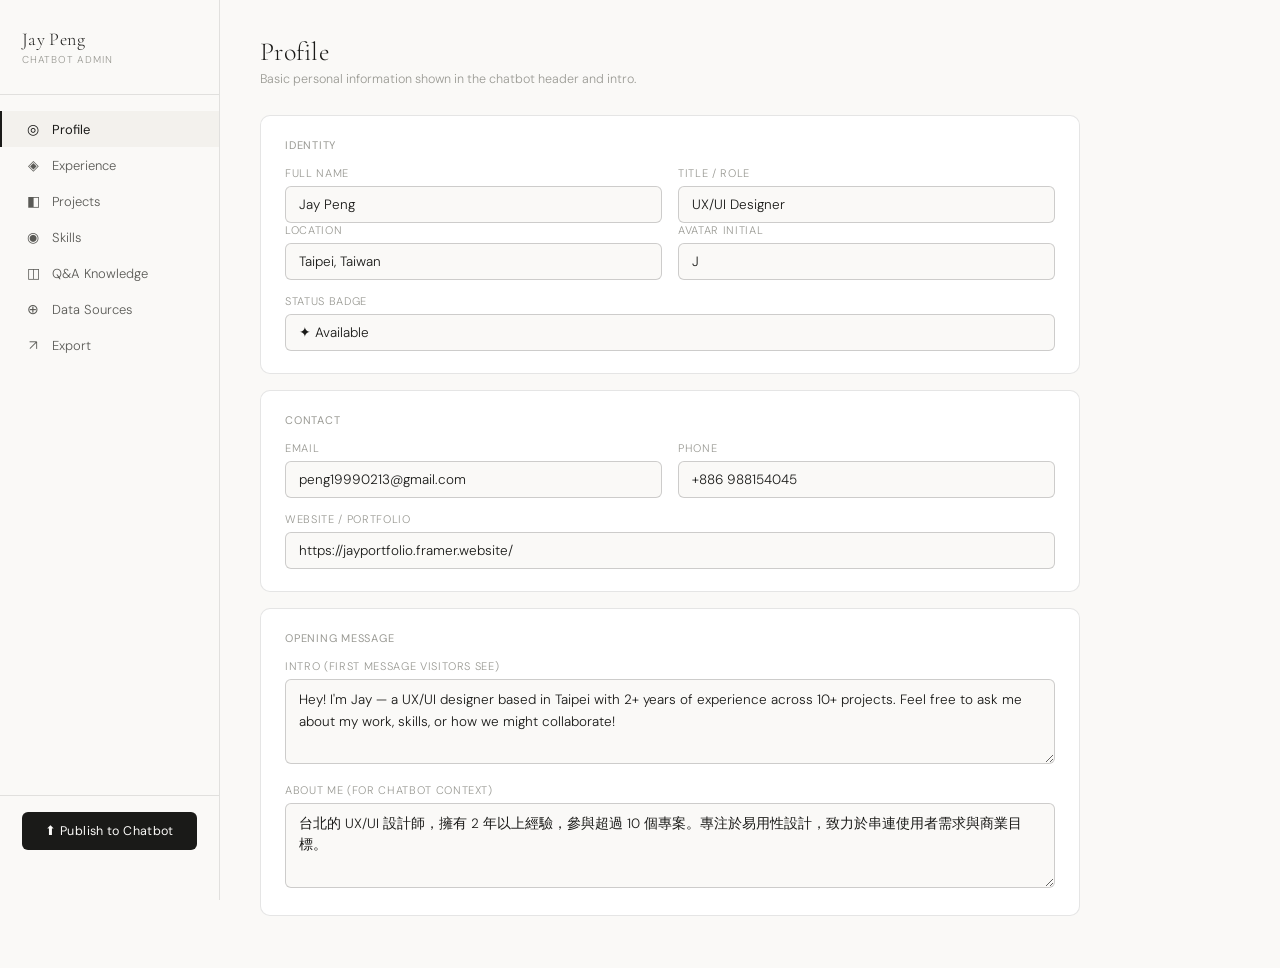
<file: admin (1).html>
<!DOCTYPE html>
<html lang="en">
<head>
<meta charset="UTF-8" />
<meta name="viewport" content="width=device-width, initial-scale=1.0"/>
<title>Jay Peng — Chatbot Admin</title>
<link href="https://fonts.googleapis.com/css2?family=Cormorant+Garamond:ital,wght@0,300;0,400;1,300&family=DM+Sans:wght@300;400&display=swap" rel="stylesheet"/>
<style>
*, *::before, *::after { box-sizing: border-box; margin: 0; padding: 0; }

:root {
  --bg: #faf9f7;
  --bg2: #f3f1ed;
  --bg3: #eceae4;
  --border: rgba(0,0,0,0.1);
  --border2: rgba(0,0,0,0.18);
  --text: #1a1a18;
  --text2: #5a5a56;
  --text3: #9a9a94;
  --accent: #1a1a18;
  --green: #3B6D11;
  --green-bg: #eaf3de;
  --red: #a32d2d;
  --red-bg: #fcebeb;
  --radius: 10px;
  --radius-sm: 6px;
}

body {
  font-family: 'DM Sans', sans-serif;
  font-weight: 300;
  background: var(--bg);
  color: var(--text);
  min-height: 100vh;
  display: flex;
}

/* Sidebar */
.sidebar {
  width: 220px;
  min-height: 100vh;
  background: var(--bg);
  border-right: 0.5px solid var(--border);
  display: flex;
  flex-direction: column;
  padding: 28px 0;
  flex-shrink: 0;
  position: fixed;
  top: 0; left: 0; bottom: 0;
}

.sidebar-logo {
  padding: 0 22px 28px;
  border-bottom: 0.5px solid var(--border);
  margin-bottom: 16px;
}
.logo-name {
  font-family: 'Cormorant Garamond', serif;
  font-size: 18px; font-weight: 300;
  letter-spacing: 0.02em;
  color: var(--text);
}
.logo-sub {
  font-size: 10px; color: var(--text3);
  letter-spacing: 0.08em; text-transform: uppercase;
  margin-top: 3px;
}

.nav-item {
  display: flex; align-items: center; gap: 10px;
  padding: 9px 22px;
  font-size: 13px; color: var(--text2);
  cursor: pointer;
  border-left: 2px solid transparent;
  transition: all 0.15s;
  user-select: none;
}
.nav-item:hover { background: var(--bg2); color: var(--text); }
.nav-item.active {
  border-left-color: var(--accent);
  background: var(--bg2);
  color: var(--text);
  font-weight: 400;
}
.nav-icon { font-size: 14px; width: 18px; text-align: center; }

.sidebar-footer {
  margin-top: auto;
  padding: 16px 22px 0;
  border-top: 0.5px solid var(--border);
}
.publish-btn {
  width: 100%;
  background: var(--accent);
  color: #faf9f7;
  border: none;
  border-radius: var(--radius-sm);
  padding: 11px 14px;
  font-family: 'DM Sans', sans-serif;
  font-size: 12.5px; font-weight: 400;
  cursor: pointer;
  letter-spacing: 0.03em;
  transition: opacity 0.15s;
}
.publish-btn:hover { opacity: 0.78; }
.publish-btn.published {
  background: var(--green);
}

/* Main */
.main {
  margin-left: 220px;
  flex: 1;
  padding: 36px 40px;
  max-width: 900px;
}

.page-header {
  margin-bottom: 28px;
}
.page-title {
  font-family: 'Cormorant Garamond', serif;
  font-size: 26px; font-weight: 300;
  color: var(--text);
  letter-spacing: 0.01em;
}
.page-sub { font-size: 12.5px; color: var(--text3); margin-top: 4px; }

/* Sections */
.section { display: none; }
.section.active { display: block; }

/* Card */
.card {
  background: #fff;
  border: 0.5px solid var(--border);
  border-radius: var(--radius);
  padding: 22px 24px;
  margin-bottom: 16px;
}
.card-title {
  font-size: 11px; font-weight: 400;
  letter-spacing: 0.07em; text-transform: uppercase;
  color: var(--text3); margin-bottom: 14px;
}

/* Form elements */
label {
  display: block;
  font-size: 11px; color: var(--text3);
  letter-spacing: 0.06em; text-transform: uppercase;
  margin-bottom: 6px; margin-top: 14px;
}
label:first-child { margin-top: 0; }

input[type=text], input[type=email], input[type=tel], textarea, select {
  width: 100%;
  background: var(--bg);
  border: 0.5px solid var(--border2);
  border-radius: var(--radius-sm);
  padding: 9px 13px;
  font-family: 'DM Sans', sans-serif;
  font-size: 13.5px; font-weight: 300;
  color: var(--text);
  outline: none;
  transition: border-color 0.15s;
}
input:focus, textarea:focus, select:focus { border-color: var(--accent); }
textarea { resize: vertical; min-height: 80px; line-height: 1.6; }

.two-col { display: grid; grid-template-columns: 1fr 1fr; gap: 16px; }

/* Tags */
.tags-wrap {
  display: flex; flex-wrap: wrap; gap: 7px;
  background: var(--bg);
  border: 0.5px solid var(--border2);
  border-radius: var(--radius-sm);
  padding: 8px 10px;
  min-height: 42px;
  cursor: text;
}
.tag {
  display: flex; align-items: center; gap: 5px;
  background: var(--bg3);
  border-radius: 20px;
  padding: 3px 10px 3px 12px;
  font-size: 12px; color: var(--text2);
}
.tag-del {
  cursor: pointer; color: var(--text3);
  font-size: 14px; line-height: 1;
}
.tag-del:hover { color: var(--red); }
.tag-input {
  border: none; background: transparent;
  font-family: 'DM Sans', sans-serif;
  font-size: 13px; font-weight: 300;
  color: var(--text); outline: none;
  min-width: 80px; flex: 1;
  padding: 2px 4px;
}

/* Project list */
.proj-list { display: flex; flex-direction: column; gap: 10px; }
.proj-item {
  background: var(--bg);
  border: 0.5px solid var(--border);
  border-radius: var(--radius-sm);
  padding: 14px 16px;
  display: flex; align-items: flex-start; gap: 12px;
}
.proj-drag { color: var(--text3); cursor: grab; font-size: 16px; margin-top: 2px; }
.proj-body { flex: 1; }
.proj-name-row { display: flex; align-items: center; gap: 10px; margin-bottom: 6px; }
.proj-name { font-size: 14px; font-weight: 400; color: var(--text); }
.proj-type {
  font-size: 10px; color: var(--text3);
  border: 0.5px solid var(--border2);
  border-radius: 20px; padding: 2px 8px;
}
.proj-desc { font-size: 12.5px; color: var(--text2); line-height: 1.5; }
.proj-actions { display: flex; gap: 6px; margin-top: 8px; }
.btn-sm {
  font-family: 'DM Sans', sans-serif;
  font-size: 11px; font-weight: 300;
  padding: 4px 12px; border-radius: 20px;
  cursor: pointer; transition: all 0.15s;
  border: 0.5px solid var(--border2);
  background: transparent; color: var(--text2);
}
.btn-sm:hover { background: var(--bg3); color: var(--text); }
.btn-sm.danger:hover { background: var(--red-bg); color: var(--red); border-color: var(--red); }

.add-btn {
  display: flex; align-items: center; gap: 8px;
  padding: 10px 16px;
  border: 0.5px dashed var(--border2);
  border-radius: var(--radius-sm);
  font-size: 13px; color: var(--text3);
  cursor: pointer; transition: all 0.15s;
  margin-top: 10px;
  background: transparent; width: 100%;
  font-family: 'DM Sans', sans-serif; font-weight: 300;
}
.add-btn:hover { border-color: var(--accent); color: var(--text); background: var(--bg); }

/* KB list */
.kb-list { display: flex; flex-direction: column; gap: 10px; }
.kb-item {
  background: var(--bg);
  border: 0.5px solid var(--border);
  border-radius: var(--radius-sm);
  padding: 14px 16px;
}
.kb-topic { font-size: 12px; font-weight: 400; color: var(--text); margin-bottom: 6px; }
.kb-keys { font-size: 11px; color: var(--text3); margin-bottom: 6px; }
.kb-reply { font-size: 12.5px; color: var(--text2); line-height: 1.55; white-space: pre-line; }

/* Modal */
.modal-overlay {
  display: none;
  position: fixed; inset: 0;
  background: rgba(0,0,0,0.35);
  z-index: 100;
  align-items: center; justify-content: center;
}
.modal-overlay.open { display: flex; }
.modal {
  background: #fff;
  border-radius: var(--radius);
  padding: 28px;
  width: 520px; max-width: 95vw;
  max-height: 90vh; overflow-y: auto;
  box-shadow: 0 8px 40px rgba(0,0,0,0.12);
}
.modal-title {
  font-family: 'Cormorant Garamond', serif;
  font-size: 20px; font-weight: 300;
  margin-bottom: 20px;
}
.modal-footer { display: flex; gap: 10px; justify-content: flex-end; margin-top: 20px; }
.btn-cancel {
  font-family: 'DM Sans', sans-serif; font-size: 13px; font-weight: 300;
  padding: 9px 20px; border-radius: var(--radius-sm);
  border: 0.5px solid var(--border2); background: transparent;
  color: var(--text2); cursor: pointer;
}
.btn-save {
  font-family: 'DM Sans', sans-serif; font-size: 13px; font-weight: 300;
  padding: 9px 20px; border-radius: var(--radius-sm);
  border: none; background: var(--accent);
  color: #faf9f7; cursor: pointer;
}
.btn-save:hover { opacity: 0.8; }

/* Toast */
.toast {
  position: fixed; bottom: 28px; right: 28px;
  background: var(--accent); color: #faf9f7;
  font-size: 13px; padding: 11px 20px;
  border-radius: var(--radius-sm);
  opacity: 0; transform: translateY(8px);
  transition: all 0.25s; pointer-events: none;
  z-index: 200;
}
.toast.show { opacity: 1; transform: translateY(0); }

/* Export panel */
.upload-zone {
  border: 0.5px dashed var(--border2);
  border-radius: var(--radius-sm);
  padding: 32px 20px;
  text-align: center;
  cursor: pointer;
  transition: all 0.15s;
  background: var(--bg);
}
.upload-zone:hover, .upload-zone.drag-over {
  border-color: var(--accent);
  background: var(--bg2);
}
.upload-icon {
  font-size: 24px; color: var(--text3); margin-bottom: 8px;
  line-height: 1;
}
.upload-label { font-size: 13.5px; color: var(--text2); margin-bottom: 4px; }
.upload-hint { font-size: 11px; color: var(--text3); letter-spacing: 0.04em; }

.src-item {
  display: flex; align-items: center; gap: 10px;
  background: var(--bg);
  border: 0.5px solid var(--border);
  border-radius: var(--radius-sm);
  padding: 10px 14px;
}
.src-icon {
  width: 28px; height: 28px; border-radius: 6px;
  display: flex; align-items: center; justify-content: center;
  font-size: 12px; font-weight: 400; flex-shrink: 0;
}
.src-icon.url { background: #e6f1fb; color: #185FA5; }
.src-icon.pdf { background: var(--red-bg); color: var(--red); }
.src-icon.txt { background: var(--green-bg); color: var(--green); }
.src-icon.docx { background: #E6F1FB; color: #185FA5; }
.src-body { flex: 1; min-width: 0; }
.src-name { font-size: 13px; color: var(--text); white-space: nowrap; overflow: hidden; text-overflow: ellipsis; }
.src-meta { font-size: 11px; color: var(--text3); margin-top: 2px; }
.src-status {
  font-size: 10.5px; padding: 2px 9px; border-radius: 20px; flex-shrink: 0;
}
.src-status.ready { background: var(--green-bg); color: var(--green); }
.src-status.processing { background: #faeeda; color: #854F0B; }

/* Export panel */
.export-panel {
  background: #1a1a18; color: #e8e6e0;
  border-radius: var(--radius);
  padding: 20px 22px;
  font-family: monospace; font-size: 11.5px;
  line-height: 1.7; white-space: pre-wrap;
  word-break: break-all; max-height: 400px;
  overflow-y: auto; display: none;
}
.export-panel.open { display: block; }
.export-actions { display: flex; gap: 10px; margin-bottom: 12px; }
.btn-outline {
  font-family: 'DM Sans', sans-serif; font-size: 12px; font-weight: 300;
  padding: 7px 16px; border-radius: var(--radius-sm);
  border: 0.5px solid var(--border2); background: transparent;
  color: var(--text2); cursor: pointer; transition: all 0.15s;
}
.btn-outline:hover { background: var(--bg3); }
.btn-primary {
  font-family: 'DM Sans', sans-serif; font-size: 12px; font-weight: 300;
  padding: 7px 16px; border-radius: var(--radius-sm);
  border: none; background: var(--accent);
  color: #faf9f7; cursor: pointer;
}
</style>
</head>
<body>

<!-- Sidebar -->
<div class="sidebar">
  <div class="sidebar-logo">
    <div class="logo-name">Jay Peng</div>
    <div class="logo-sub">Chatbot Admin</div>
  </div>
  <div class="nav-item active" onclick="showSection('profile')">
    <span class="nav-icon">◎</span> Profile
  </div>
  <div class="nav-item" onclick="showSection('experience')">
    <span class="nav-icon">◈</span> Experience
  </div>
  <div class="nav-item" onclick="showSection('projects')">
    <span class="nav-icon">◧</span> Projects
  </div>
  <div class="nav-item" onclick="showSection('skills')">
    <span class="nav-icon">◉</span> Skills
  </div>
  <div class="nav-item" onclick="showSection('kb')">
    <span class="nav-icon">◫</span> Q&amp;A Knowledge
  </div>
  <div class="nav-item" onclick="showSection('sources')">
    <span class="nav-icon">⊕</span> Data Sources
  </div>
  <div class="nav-item" onclick="showSection('export')">
    <span class="nav-icon">↗</span> Export
  </div>
  <div class="sidebar-footer">
    <button class="publish-btn" id="publish-btn" onclick="publishToChatbot()">
      <span id="publish-label">⬆ Publish to Chatbot</span>
    </button>
    <div id="publish-status" style="font-size:10.5px;color:var(--text3);text-align:center;margin-top:8px;letter-spacing:0.03em;min-height:14px"></div>
  </div>
</div>

<!-- Main -->
<div class="main">

  <!-- Profile -->
  <div class="section active" id="sec-profile">
    <div class="page-header">
      <div class="page-title">Profile</div>
      <div class="page-sub">Basic personal information shown in the chatbot header and intro.</div>
    </div>
    <div class="card">
      <div class="card-title">Identity</div>
      <div class="two-col">
        <div>
          <label>Full Name</label>
          <input type="text" id="p-name" value="Jay Peng"/>
        </div>
        <div>
          <label>Title / Role</label>
          <input type="text" id="p-title" value="UX/UI Designer"/>
        </div>
      </div>
      <div class="two-col">
        <div>
          <label>Location</label>
          <input type="text" id="p-location" value="Taipei, Taiwan"/>
        </div>
        <div>
          <label>Avatar Initial</label>
          <input type="text" id="p-initial" value="J"/>
        </div>
      </div>
      <label>Status Badge</label>
      <input type="text" id="p-status" value="✦ Available"/>
    </div>
    <div class="card">
      <div class="card-title">Contact</div>
      <div class="two-col">
        <div>
          <label>Email</label>
          <input type="email" id="p-email" value="peng19990213@gmail.com"/>
        </div>
        <div>
          <label>Phone</label>
          <input type="tel" id="p-phone" value="+886 988154045"/>
        </div>
      </div>
      <label>Website / Portfolio</label>
      <input type="text" id="p-website" value="https://jayportfolio.framer.website/"/>
    </div>
    <div class="card">
      <div class="card-title">Opening Message</div>
      <label>Intro (first message visitors see)</label>
      <textarea id="p-intro" rows="3">Hey! I'm Jay — a UX/UI designer based in Taipei with 2+ years of experience across 10+ projects. Feel free to ask me about my work, skills, or how we might collaborate!</textarea>
      <label>About Me (for chatbot context)</label>
      <textarea id="p-about" rows="3">台北的 UX/UI 設計師，擁有 2 年以上經驗，參與超過 10 個專案。專注於易用性設計，致力於串連使用者需求與商業目標。</textarea>
    </div>
  </div>

  <!-- Experience -->
  <div class="section" id="sec-experience">
    <div class="page-header">
      <div class="page-title">Work Experience</div>
      <div class="page-sub">Your career history. These entries inform the chatbot's knowledge about your background.</div>
    </div>
    <div id="exp-list" class="proj-list"></div>
    <button class="add-btn" onclick="openExpModal()">+ Add Experience</button>
  </div>

  <!-- Projects -->
  <div class="section" id="sec-projects">
    <div class="page-header">
      <div class="page-title">Portfolio Projects</div>
      <div class="page-sub">Works shown in the chatbot when visitors ask about your portfolio.</div>
    </div>
    <div id="proj-list" class="proj-list"></div>
    <button class="add-btn" onclick="openProjModal()">+ Add Project</button>
  </div>

  <!-- Skills -->
  <div class="section" id="sec-skills">
    <div class="page-header">
      <div class="page-title">Skills</div>
      <div class="page-sub">Add or remove skills. Press Enter or comma to add a tag.</div>
    </div>
    <div class="card">
      <div class="card-title">UX / Design Skills</div>
      <div class="tags-wrap" id="tags-ux" onclick="focusTagInput('tags-ux')"></div>
    </div>
    <div class="card">
      <div class="card-title">Tools & Software</div>
      <div class="tags-wrap" id="tags-tools" onclick="focusTagInput('tags-tools')"></div>
    </div>
    <div class="card">
      <div class="card-title">Collaboration Brands</div>
      <div class="tags-wrap" id="tags-brands" onclick="focusTagInput('tags-brands')"></div>
    </div>
  </div>

  <!-- KB -->
  <div class="section" id="sec-kb">
    <div class="page-header">
      <div class="page-title">Q&amp;A Knowledge Base</div>
      <div class="page-sub">Define how the chatbot answers specific questions by keyword matching.</div>
    </div>
    <div id="kb-list" class="kb-list"></div>
    <button class="add-btn" onclick="openKBModal()">+ Add Q&amp;A Entry</button>
  </div>

  <!-- Sources -->
  <div class="section" id="sec-sources">
    <div class="page-header">
      <div class="page-title">Data Sources</div>
      <div class="page-sub">Add multiple URLs or upload multiple documents as knowledge sources.</div>
    </div>

    <!-- URL Sources -->
    <div class="card">
      <div class="card-title">Website URLs</div>
      <div id="url-fields" style="display:flex;flex-direction:column;gap:10px"></div>
      <button class="add-btn" onclick="addURLField()" style="margin-top:10px">+ Add another URL</button>
    </div>

    <!-- File Upload -->
    <div class="card">
      <div class="card-title">Documents</div>
      <div class="upload-zone" id="upload-zone"
        onclick="triggerFileInput()"
        ondragover="dragOver(event)"
        ondragleave="dragLeave(event)"
        ondrop="dropFile(event)">
        <div class="upload-icon">↑</div>
        <div class="upload-label">Drop multiple files here, or click to select</div>
        <div class="upload-hint">PDF · TXT · DOCX — select as many as you need</div>
      </div>
      <input type="file" id="file-input" accept=".pdf,.txt,.docx" multiple style="display:none" onchange="handleFiles(event)"/>
      <div id="file-list" style="margin-top:14px;display:flex;flex-direction:column;gap:8px"></div>
    </div>

    <!-- Extracted preview -->
    <div class="card" id="extracted-card" style="display:none">
      <div style="display:flex;align-items:center;justify-content:space-between;margin-bottom:12px">
        <div>
          <div class="card-title" style="margin:0">Extracted Content Preview</div>
          <div style="font-size:11px;color:var(--text3);margin-top:3px" id="extracted-source-name"></div>
        </div>
        <button class="btn-sm" onclick="importToKB()">→ Import to Q&amp;A</button>
      </div>
      <div id="extracted-preview" style="font-size:13px;color:var(--text2);line-height:1.7;background:var(--bg);border:0.5px solid var(--border);border-radius:var(--radius-sm);padding:14px 16px;max-height:300px;overflow-y:auto;white-space:pre-wrap"></div>
    </div>
  </div>

  <!-- Export -->
  <div class="section" id="sec-export">
    <div class="page-header">
      <div class="page-title">Export</div>
      <div class="page-sub">Generate the data file and paste it into <strong>chatbot.html</strong>.</div>
    </div>
    <div class="card">
      <div class="card-title">Instructions</div>
      <p style="font-size:13.5px;color:var(--text2);line-height:1.7;">
        1. Click <strong>Generate</strong> to build the latest <code>CHATBOT_DATA</code> object.<br/>
        2. Copy the generated code.<br/>
        3. Open <strong>chatbot.html</strong> and replace the existing <code>const CHATBOT_DATA = {...}</code> block with the copied code.<br/>
        4. Save and open chatbot.html in your browser — done!
      </p>
    </div>
    <div class="export-actions">
      <button class="btn-primary" onclick="generateExport()">Generate</button>
      <button class="btn-outline" id="copy-btn" onclick="copyExport()" style="display:none">Copy to Clipboard</button>
    </div>
    <div class="export-panel" id="export-panel"></div>
  </div>

</div>

<!-- Experience Modal -->
<div class="modal-overlay" id="exp-modal">
  <div class="modal">
    <div class="modal-title" id="exp-modal-title">Add Experience</div>
    <label>Company Name</label>
    <input type="text" id="em-company" placeholder="e.g. Cloud Interactive"/>
    <label>Job Title</label>
    <input type="text" id="em-role" placeholder="e.g. UX/UI Designer"/>
    <label>Period</label>
    <input type="text" id="em-period" placeholder="e.g. May 2022 – Aug 2024"/>
    <label>Description</label>
    <textarea id="em-desc" rows="4" placeholder="Describe your responsibilities and achievements..."></textarea>
    <input type="hidden" id="em-index" value="-1"/>
    <div class="modal-footer">
      <button class="btn-cancel" onclick="closeModal('exp-modal')">Cancel</button>
      <button class="btn-save" onclick="saveExp()">Save</button>
    </div>
  </div>
</div>

<!-- Project Modal -->
<div class="modal-overlay" id="proj-modal">
  <div class="modal">
    <div class="modal-title" id="proj-modal-title">Add Project</div>
    <label>Project Name</label>
    <input type="text" id="pm-name" placeholder="e.g. B2B Order Platform"/>
    <label>Platform / Type</label>
    <input type="text" id="pm-type" placeholder="e.g. Desktop Website"/>
    <label>Client / Brand</label>
    <input type="text" id="pm-client" placeholder="e.g. iOrder"/>
    <label>Description</label>
    <textarea id="pm-desc" rows="3" placeholder="Brief description of what you designed..."></textarea>
    <label>URL (optional)</label>
    <input type="text" id="pm-url" placeholder="https://..."/>
    <input type="hidden" id="pm-index" value="-1"/>
    <div class="modal-footer">
      <button class="btn-cancel" onclick="closeModal('proj-modal')">Cancel</button>
      <button class="btn-save" onclick="saveProj()">Save</button>
    </div>
  </div>
</div>

<!-- KB Modal -->
<div class="modal-overlay" id="kb-modal">
  <div class="modal">
    <div class="modal-title" id="kb-modal-title">Add Q&amp;A Entry</div>
    <label>Topic Name</label>
    <input type="text" id="km-topic" placeholder="e.g. About Me"/>
    <label>Trigger Keywords (comma separated)</label>
    <input type="text" id="km-keys" placeholder="e.g. yourself, about, who, background"/>
    <label>Chatbot Reply</label>
    <textarea id="km-reply" rows="5" placeholder="What Jay would say when these keywords are detected..."></textarea>
    <input type="hidden" id="km-index" value="-1"/>
    <div class="modal-footer">
      <button class="btn-cancel" onclick="closeModal('kb-modal')">Cancel</button>
      <button class="btn-save" onclick="saveKB()">Save</button>
    </div>
  </div>
</div>

<div class="toast" id="toast"></div>

<script>
// ── DATA ──────────────────────────────────────────────────────────────────
let DATA = {
  experience: [
    { company: "富士康疆域醫療 (Foxconn JIANGYU MEDICAL)", role: "UI Designer", period: "2024年8月 — 至今", desc: "擔任醫療機器人專案的 DRI，負責競品分析、需求釐清、現場調研與 UI 設計風格提案，同時把關整體 UI 輸出品質。合作品牌：國泰健檢、Nurabot、疆域智慧健康管理平台。" },
    { company: "雲端互動 (Cloud Interactive)", role: "UX/UI Designer", period: "2022年5月 — 2024年8月", desc: "參與 Qarbon 資料中心平台（一站式平台＋後台管理系統）、Cooler Master 硬體控制 UX、iOrder B2B 電商（含 A/B 測試）、Visualized.io 投資人簡報、以及內部 Access Control 與審批系統設計。" }
  ],
  projects: [
    { name: "B2B 訂單平台", type: "Desktop Website", client: "iOrder", desc: "利害關係人訪談、線框稿、使用者流程、A/B 測試", url: "https://jayportfolio.framer.website/Qlink" },
    { name: "後台管理系統", type: "Desktop Back-Stage", client: "Qarbon", desc: "資料中心產業平台的後端管理介面", url: "https://jayportfolio.framer.website/Qarbon_Administrator-Console" },
    { name: "AI 創作軟體平台", type: "Desktop Web", client: "Visualized.io", desc: "投資人簡報用的 Mockup 與 Prototype", url: "https://jayportfolio.framer.website/Visualized.io" },
    { name: "硬體控制系統", type: "Desktop App", client: "Cooler Master", desc: "UX 設計：線框稿、使用者流程、規格定義", url: "https://jayportfolio.framer.website/Master-Control" },
    { name: "B2C 電商網站", type: "Desktop Website", client: "Acer Gaming", desc: "Acer Gaming 消費者電商網站設計", url: "https://jayportfolio.framer.website/Acer-Gaming" },
    { name: "智慧辦公系統", type: "Mobile App", client: "Goodsip", desc: "智慧辦公室管理系統行動應用程式設計", url: "https://jayportfolio.framer.website/GoodSip" },
    { name: "導航智能系統", type: "Mobile App", client: "E-Parking", desc: "導航智能系統行動應用程式", url: "https://jayportfolio.framer.website/E-parking" },
    { name: "寵物社群 App", type: "Mobile App", client: "Plus-it", desc: "寵物愛好者社群媒體應用程式", url: "https://jayportfolio.framer.website/Plus-it" },
    { name: "醫療輔助系統", type: "Mobile App", client: "Codia", desc: "醫療輔助行動應用程式", url: "https://jayportfolio.framer.website/Codia" }
  ],
  skills: {
    ux: ["競品分析","使用者旅程","功能地圖","資訊架構","線框稿","UI Mockup","原型製作","易用性測試","A/B 測試"],
    tools: ["Figma","Adobe XD","After Effects","Framer","Notion"],
    brands: ["Qarbon Technologies","Cooler Master","Amway","國泰健檢","Nurabot","精技電腦","HappyNet","Acer","疆域智慧健康管理平台"]
  },
  kb: [
    { topic: "富士康/醫療機器人", keys: ["富士康","疆域","foxconn","jiangyu","醫療機器人","healthcare robot","nurabot","國泰","健康管理","medical","robot","機器人","醫療"], reply: "在富士康疆域醫療，我擔任「醫療機器人」專案的 DRI，負責競品分析、需求釐清與現場調研，產出 UI 設計風格提案，也把關整個團隊的 UI 輸出品質。合作品牌有國泰健檢、Nurabot 和疆域智慧健康管理平台。" },
    { topic: "雲端互動時期", keys: ["cloud interactive","雲端互動","qarbon","cooler master","iorder","visualized","acer gaming","data center","資料中心","access control","審批"], reply: "在雲端互動期間，我做過 Qarbon 資料中心的一站式平台與後台系統、Cooler Master 硬體控制 UX、iOrder B2B 電商（含 A/B 測試）、Visualized.io 的投資人簡報原型，以及內部的 Access Control 與審批系統。" },
    { topic: "技能與工具", keys: ["skill","技能","擅長","專長","會什麼","能力","tool","figma","wireframe","原型","工具","software","ux process","mockup","usability","a/b","prototype","competitive","競品"], reply: "我的核心技能涵蓋整個 UX 流程：競品分析、使用者旅程、功能地圖、資訊架構、線框稿、UI Mockup、原型製作、易用性測試與 A/B 測試。主要工具是 Figma、Framer、Adobe XD、After Effects、Notion。" },
    { topic: "職稱", keys: ["title","job title","role","position","職稱","職務","你是做什麼的","工作內容","designer","設計師"], reply: "我是 UX/UI 設計師。目前在富士康疆域醫療擔任 UI Designer，之前在雲端互動也是擔任 UX/UI Designer。" },
    { topic: "公司名稱", keys: ["company","company name","在哪間","哪個公司","服務哪","employer","organization","機構","哪裡上班"], reply: "我目前服務於富士康旗下的疆域醫療（JIANGYU MEDICAL），之前待過雲端互動（Cloud Interactive）。" },
    { topic: "年齡", keys: ["age","幾歲","年齡","生日","出生","born","how old","歲數","birth"], reply: "我是 1999 年生，目前 26 歲 😊" },
    { topic: "學歷", keys: ["education","學歷","學校","大學","畢業","university","degree","study","雲科","yunlin","industrial design","工業設計","明道","菲律賓","philippine","baguio","cebu"], reply: "我畢業於國立雲林科技大學工業設計系（2017–2021），高中就讀明道高中廣告設計科。也曾於 2018、2019 年暑假赴菲律賓進行英語密集訓練。" },
    { topic: "姓名", keys: ["name","叫什麼","你叫","名字","full name","what is your name","who are you","你好","hello","hi"], reply: "我叫 Jay Peng（彭柏維），台北的 UX/UI 設計師，很高興認識你！" },
    { topic: "地點", keys: ["location","where are you","city","國家","在哪","哪裡","台灣","taipei","taiwan","remote","遠端"], reply: "我在台灣台北 🇹🇼 主要在台北工作，也接受遠端合作。" },
    { topic: "目前工作", keys: ["工作","在哪工作","現在","目前","任職","上班","哪間公司","職位","服務於"], reply: "我目前在富士康疆域醫療擔任 UI 設計師，主要負責醫療機器人的介面設計。之前在雲端互動待了兩年多，做過資料中心、電商、硬體控制等各類型專案。" },
    { topic: "自我介紹", keys: ["yourself","about","who are","背景","自介","介紹","你是誰","jay是","tell me","簡介","profile","overview"], reply: "我是 Jay Peng，台北的 UX/UI 設計師，2 年以上經驗、10+ 個專案。我專注於易用性設計，讓產品在使用者需求與商業目標之間取得平衡。" },
    { topic: "作品集", keys: ["project","portfolio","作品","案例","做過","專案","設計過","有哪些","show me","b2b","b2c","mobile app","desktop","電商","app","平台","管理系統","goodsip","codia","e-parking"], reply: "（系統自動從作品集清單產生）" },
    { topic: "聯絡方式", keys: ["contact","reach","email","phone","hire","聯絡","合作","怎麼找","信箱","電話","找你","reach out","get in touch","諮詢","寄信"], reply: "歡迎直接聯絡我！📧 peng19990213@gmail.com　📞 +886 988154045　或點右上角的 Contact Me 留下你的資訊 😊" },
    { topic: "設計流程", keys: ["process","流程","怎麼設計","設計方式","approach","research","調研","how do you","design method","workflow","設計思維","design thinking","sprint"], reply: "我的設計流程從研究開始 — 訪談、競品分析、現場調研，接著規劃使用者旅程與資訊架構，進入線框稿與原型，最後用易用性測試或 A/B 測試驗證成效。整個過程中會和 PM、工程師緊密協作。" },
    { topic: "工作經歷", keys: ["experience","經歷","工作過","待過","歷史","career","background","work history","previous","履歷","resume","cv"], reply: "（系統自動從工作經歷產生）" },
    { topic: "合作品牌", keys: ["brand","client","合作品牌","客戶","合作過","collaborated","amway","happynet","精技","brands you"], reply: "合作過的品牌有：Qarbon Technologies、Cooler Master、Amway、國泰健檢、Nurabot、精技電腦、HappyNet、Acer、疆域智慧健康管理平台。" },
    { topic: "求職/接案狀態", keys: ["available","open","freelance","接案","有空","機會","recruit","求職","looking","hiring","job","找工作","work together","合作機會"], reply: "目前有在找新機會！無論是全職或接案都歡迎，點右上角 Contact Me 或直接寄信給我 peng19990213@gmail.com" },
    { topic: "作品集網站", keys: ["website","portfolio link","framer","網站","作品集網址","link","url","where can i see","看更多","case study"], reply: "作品集在這裡：https://jayportfolio.framer.website/ ，裡面有完整的專案案例可以參考。" },
    { topic: "AI/投資人專案", keys: ["ai","人工智慧","investor","投資人","pitch","創業","startup","visualized","visualized.io"], reply: "我在雲端互動期間參與了 Visualized.io 這個 AI 創作軟體平台，負責製作 Mockup 與 Prototype，用於向投資人進行簡報，協助公司爭取融資。" },
    { topic: "語言能力", keys: ["language","語言","english","中文","chinese","speak","溝通","bilingual","英文程度","會說英文"], reply: "我的母語是中文，英文具備工作溝通能力，曾赴菲律賓進行英語密集訓練，能流暢閱讀英文文件與跨國協作。" },
    { topic: "年資/資歷", keys: ["years","幾年","年資","經驗多久","多久","how long","how many years","資歷","senior","junior","mid"], reply: "我有 2 年以上的設計工作經驗，從 2022 年開始在職，參與超過 10 個專案，橫跨 B2B 平台、行動應用、硬體控制介面等不同領域。" }
  ]
};

// ── NAV ───────────────────────────────────────────────────────────────────
function showSection(id) {
  document.querySelectorAll('.section').forEach(s => s.classList.remove('active'));
  document.querySelectorAll('.nav-item').forEach(n => n.classList.remove('active'));
  document.getElementById('sec-' + id).classList.add('active');
  event.currentTarget.classList.add('active');
}

// ── EXPERIENCE ────────────────────────────────────────────────────────────
function renderExp() {
  const el = document.getElementById('exp-list');
  el.innerHTML = '';
  DATA.experience.forEach((e, i) => {
    el.innerHTML += `
    <div class="proj-item">
      <div class="proj-body">
        <div class="proj-name-row">
          <span class="proj-name">${e.company}</span>
          <span class="proj-type">${e.role}</span>
          <span class="proj-type" style="color:var(--text3)">${e.period}</span>
        </div>
        <div class="proj-desc">${e.desc}</div>
        <div class="proj-actions">
          <button class="btn-sm" onclick="openExpModal(${i})">Edit</button>
          <button class="btn-sm danger" onclick="deleteExp(${i})">Delete</button>
        </div>
      </div>
    </div>`;
  });
}

function openExpModal(idx = -1) {
  document.getElementById('em-index').value = idx;
  if (idx >= 0) {
    const e = DATA.experience[idx];
    document.getElementById('exp-modal-title').textContent = 'Edit Experience';
    document.getElementById('em-company').value = e.company;
    document.getElementById('em-role').value = e.role;
    document.getElementById('em-period').value = e.period;
    document.getElementById('em-desc').value = e.desc;
  } else {
    document.getElementById('exp-modal-title').textContent = 'Add Experience';
    ['em-company','em-role','em-period','em-desc'].forEach(id => document.getElementById(id).value = '');
  }
  document.getElementById('exp-modal').classList.add('open');
}

function saveExp() {
  const idx = parseInt(document.getElementById('em-index').value);
  const entry = {
    company: document.getElementById('em-company').value,
    role: document.getElementById('em-role').value,
    period: document.getElementById('em-period').value,
    desc: document.getElementById('em-desc').value
  };
  if (idx >= 0) DATA.experience[idx] = entry;
  else DATA.experience.push(entry);
  renderExp();
  closeModal('exp-modal');
  toast('Experience saved');
}

function deleteExp(i) {
  if (confirm('Delete this experience?')) { DATA.experience.splice(i, 1); renderExp(); toast('Deleted'); }
}

// ── PROJECTS ──────────────────────────────────────────────────────────────
function renderProjects() {
  const el = document.getElementById('proj-list');
  el.innerHTML = '';
  DATA.projects.forEach((p, i) => {
    el.innerHTML += `
    <div class="proj-item">
      <div class="proj-body">
        <div class="proj-name-row">
          <span class="proj-name">${p.name}</span>
          <span class="proj-type">${p.type}</span>
          ${p.client ? `<span class="proj-type" style="color:var(--text3)">${p.client}</span>` : ''}
        </div>
        <div class="proj-desc">${p.desc || ''}</div>
        <div class="proj-actions">
          <button class="btn-sm" onclick="openProjModal(${i})">Edit</button>
          <button class="btn-sm danger" onclick="deleteProj(${i})">Delete</button>
        </div>
      </div>
    </div>`;
  });
}

function openProjModal(idx = -1) {
  document.getElementById('pm-index').value = idx;
  if (idx >= 0) {
    const p = DATA.projects[idx];
    document.getElementById('proj-modal-title').textContent = 'Edit Project';
    document.getElementById('pm-name').value = p.name;
    document.getElementById('pm-type').value = p.type;
    document.getElementById('pm-client').value = p.client || '';
    document.getElementById('pm-desc').value = p.desc || '';
    document.getElementById('pm-url').value = p.url || '';
  } else {
    document.getElementById('proj-modal-title').textContent = 'Add Project';
    ['pm-name','pm-type','pm-client','pm-desc','pm-url'].forEach(id => document.getElementById(id).value = '');
  }
  document.getElementById('proj-modal').classList.add('open');
}

function saveProj() {
  const idx = parseInt(document.getElementById('pm-index').value);
  const entry = {
    name: document.getElementById('pm-name').value,
    type: document.getElementById('pm-type').value,
    client: document.getElementById('pm-client').value,
    desc: document.getElementById('pm-desc').value,
    url: document.getElementById('pm-url').value
  };
  if (idx >= 0) DATA.projects[idx] = entry;
  else DATA.projects.push(entry);
  renderProjects();
  closeModal('proj-modal');
  toast('Project saved');
}

function deleteProj(i) {
  if (confirm('Delete this project?')) { DATA.projects.splice(i, 1); renderProjects(); toast('Deleted'); }
}

// ── SKILLS / TAGS ─────────────────────────────────────────────────────────
function renderTags(wrapperId, items) {
  const wrap = document.getElementById(wrapperId);
  wrap.innerHTML = '';
  items.forEach((item, i) => {
    const tag = document.createElement('span');
    tag.className = 'tag';
    tag.innerHTML = `${item}<span class="tag-del" onclick="removeTag('${wrapperId}',${i})">×</span>`;
    wrap.appendChild(tag);
  });
  const input = document.createElement('input');
  input.className = 'tag-input';
  input.placeholder = 'Add...';
  input.id = wrapperId + '-input';
  input.onkeydown = (e) => {
    if (e.key === 'Enter' || e.key === ',') {
      e.preventDefault();
      const val = input.value.trim().replace(/,$/, '');
      if (val) { getTagArr(wrapperId).push(val); renderTags(wrapperId, getTagArr(wrapperId)); }
    }
    if (e.key === 'Backspace' && input.value === '') {
      const arr = getTagArr(wrapperId);
      if (arr.length) { arr.pop(); renderTags(wrapperId, arr); }
    }
  };
  wrap.appendChild(input);
}

function focusTagInput(wrapperId) {
  const inp = document.getElementById(wrapperId + '-input');
  if (inp) inp.focus();
}

function getTagArr(wrapperId) {
  if (wrapperId === 'tags-ux') return DATA.skills.ux;
  if (wrapperId === 'tags-tools') return DATA.skills.tools;
  return DATA.skills.brands;
}

function removeTag(wrapperId, idx) {
  getTagArr(wrapperId).splice(idx, 1);
  renderTags(wrapperId, getTagArr(wrapperId));
}

// ── KNOWLEDGE BASE ────────────────────────────────────────────────────────
function renderKB() {
  const el = document.getElementById('kb-list');
  el.innerHTML = '';
  DATA.kb.forEach((k, i) => {
    el.innerHTML += `
    <div class="kb-item">
      <div style="display:flex;align-items:center;justify-content:space-between;margin-bottom:6px">
        <div class="kb-topic">${k.topic}</div>
        <div style="display:flex;gap:6px">
          <button class="btn-sm" onclick="openKBModal(${i})">Edit</button>
          <button class="btn-sm danger" onclick="deleteKB(${i})">Delete</button>
        </div>
      </div>
      <div class="kb-keys">Keywords: ${k.keys.join(', ')}</div>
      <div class="kb-reply">${k.reply}</div>
    </div>`;
  });
}

function openKBModal(idx = -1) {
  document.getElementById('km-index').value = idx;
  if (idx >= 0) {
    const k = DATA.kb[idx];
    document.getElementById('kb-modal-title').textContent = 'Edit Q&A Entry';
    document.getElementById('km-topic').value = k.topic;
    document.getElementById('km-keys').value = k.keys.join(', ');
    document.getElementById('km-reply').value = k.reply;
  } else {
    document.getElementById('kb-modal-title').textContent = 'Add Q&A Entry';
    ['km-topic','km-keys','km-reply'].forEach(id => document.getElementById(id).value = '');
  }
  document.getElementById('kb-modal').classList.add('open');
}

function saveKB() {
  const idx = parseInt(document.getElementById('km-index').value);
  const entry = {
    topic: document.getElementById('km-topic').value,
    keys: document.getElementById('km-keys').value.split(',').map(s => s.trim()).filter(Boolean),
    reply: document.getElementById('km-reply').value
  };
  if (idx >= 0) DATA.kb[idx] = entry;
  else DATA.kb.push(entry);
  renderKB();
  closeModal('kb-modal');
  toast('Q&A entry saved');
}

function deleteKB(i) {
  if (confirm('Delete this entry?')) { DATA.kb.splice(i, 1); renderKB(); toast('Deleted'); }
}

// ── EXPORT ────────────────────────────────────────────────────────────────
function collectProfile() {
  return {
    name: document.getElementById('p-name').value,
    title: document.getElementById('p-title').value,
    location: document.getElementById('p-location').value,
    initial: document.getElementById('p-initial').value,
    status: document.getElementById('p-status').value,
    email: document.getElementById('p-email').value,
    phone: document.getElementById('p-phone').value,
    website: document.getElementById('p-website').value,
    intro: document.getElementById('p-intro').value,
    about: document.getElementById('p-about').value
  };
}

function generateExport() {
  const profile = collectProfile();
  const out = {
    profile,
    experience: DATA.experience,
    projects: DATA.projects,
    skills: DATA.skills,
    kb: DATA.kb
  };
  const code = `const CHATBOT_DATA = ${JSON.stringify(out, null, 2)};`;
  document.getElementById('export-panel').textContent = code;
  document.getElementById('export-panel').classList.add('open');
  document.getElementById('copy-btn').style.display = 'inline-block';
}

function copyExport() {
  const text = document.getElementById('export-panel').textContent;
  navigator.clipboard.writeText(text).then(() => toast('Copied to clipboard!'));
}

// ── UTILS ─────────────────────────────────────────────────────────────────
function closeModal(id) {
  document.getElementById(id).classList.remove('open');
}

document.querySelectorAll('.modal-overlay').forEach(overlay => {
  overlay.addEventListener('click', e => {
    if (e.target === overlay) overlay.classList.remove('open');
  });
});

let toastTimer;
function toast(msg) {
  const t = document.getElementById('toast');
  t.textContent = msg; t.classList.add('show');
  clearTimeout(toastTimer);
  toastTimer = setTimeout(() => t.classList.remove('show'), 2200);
}

// ── SOURCES ───────────────────────────────────────────────────────────────
let SOURCES = { urls: [], files: [] };
let extractedText = '';

function renderURLs() {
  const el = document.getElementById('url-list');
  if (!SOURCES.urls.length) {
    el.innerHTML = '<div style="font-size:12.5px;color:var(--text3);padding:8px 0">No URLs added yet.</div>';
    return;
  }
  el.innerHTML = '';
  SOURCES.urls.forEach((item, i) => {
    const div = document.createElement('div');
    div.className = 'src-item';
    div.innerHTML = `
      <div class="src-icon url">URL</div>
      <div class="src-body">
        <div class="src-name">${item.url}</div>
        <div class="src-meta">Added ${item.date}</div>
      </div>
      <span class="src-status ready">Saved</span>
      <button class="btn-sm danger" style="margin-left:8px" onclick="removeURL(${i})">Remove</button>`;
    el.appendChild(div);
  });
}

// ── URL FIELDS ────────────────────────────────────────────────────────────
function renderURLFields() {
  const container = document.getElementById('url-fields');
  container.innerHTML = '';
  SOURCES.urls.forEach((item, i) => {
    const row = document.createElement('div');
    row.style.cssText = 'display:flex;gap:8px;align-items:center';
    row.innerHTML = `
      <div style="flex:1">
        ${i === 0 ? '<label style="margin-top:0">URL ' + (i+1) + '</label>' : '<label>URL ' + (i+1) + '</label>'}
        <input type="text" value="${item.url}" placeholder="https://" oninput="SOURCES.urls[${i}].url=this.value" style="width:100%"/>
      </div>
      <button class="btn-sm danger" onclick="removeURLField(${i})" style="margin-top:${i===0?'18':'14'}px;flex-shrink:0">✕</button>`;
    container.appendChild(row);
  });
  // Always show at least one empty field
  if (SOURCES.urls.length === 0) {
    addURLField();
  }
}

function addURLField() {
  SOURCES.urls.push({ url: '', date: new Date().toLocaleDateString() });
  renderURLFields();
  // Focus the new input
  setTimeout(() => {
    const inputs = document.querySelectorAll('#url-fields input[type=text]');
    if (inputs.length) inputs[inputs.length - 1].focus();
  }, 50);
}

function removeURLField(i) {
  SOURCES.urls.splice(i, 1);
  if (SOURCES.urls.length === 0) SOURCES.urls.push({ url: '', date: new Date().toLocaleDateString() });
  renderURLFields();
}

// ── PUBLISH ───────────────────────────────────────────────────────────────
function publishToChatbot() {
  const btn = document.getElementById('publish-btn');
  const label = document.getElementById('publish-label');
  const status = document.getElementById('publish-status');

  // Collect latest profile data from inputs
  const profile = collectProfile();
  const payload = {
    profile,
    experience: DATA.experience,
    projects: DATA.projects,
    skills: DATA.skills,
    kb: DATA.kb,
    sources: {
      urls: SOURCES.urls.filter(u => u.url.trim()),
      files: SOURCES.files.map(f => ({ name: f.name, size: f.size, date: f.date }))
    },
    publishedAt: new Date().toISOString()
  };

  try {
    localStorage.setItem('JAY_CHATBOT_DATA', JSON.stringify(payload));

    // Visual feedback
    label.textContent = '✓ Published';
    btn.classList.add('published');
    const t = new Date().toLocaleTimeString([], { hour: '2-digit', minute: '2-digit' });
    status.textContent = 'Last published at ' + t;

    toast('Published! Open chatbot.html to see changes.');

    setTimeout(() => {
      label.textContent = '⬆ Publish to Chatbot';
      btn.classList.remove('published');
    }, 3000);
  } catch(e) {
    toast('Publish failed — localStorage may not be available.');
  }
}

// Check if there's already published data
(function checkPublishStatus() {
  try {
    const saved = localStorage.getItem('JAY_CHATBOT_DATA');
    if (saved) {
      const d = JSON.parse(saved);
      const t = new Date(d.publishedAt).toLocaleTimeString([], { hour: '2-digit', minute: '2-digit' });
      document.getElementById('publish-status').textContent = 'Last published at ' + t;
    }
  } catch(e) {}
})();

function removeURL(i) {
  SOURCES.urls.splice(i, 1); renderURLs(); toast('Removed');
}

function renderFiles() {
  const el = document.getElementById('file-list');
  if (!SOURCES.files.length) {
    el.innerHTML = '<div style="font-size:12.5px;color:var(--text3);padding:8px 0">No files uploaded yet.</div>';
    return;
  }
  el.innerHTML = '';
  SOURCES.files.forEach((item, i) => {
    const ext = item.name.split('.').pop().toLowerCase();
    const iconColor = ext === 'pdf' ? 'pdf' : ext === 'txt' ? 'txt' : 'docx';
    const div = document.createElement('div');
    div.className = 'src-item';
    div.innerHTML = `
      <div class="src-icon ${iconColor}">${ext.toUpperCase()}</div>
      <div class="src-body">
        <div class="src-name">${item.name}</div>
        <div class="src-meta">${item.size} · ${item.date}</div>
      </div>
      <span class="src-status ${item.ready ? 'ready' : 'processing'}" id="fstatus-${i}">${item.ready ? 'Ready' : 'Loading…'}</span>
      <button class="btn-sm" style="margin-left:8px" onclick="previewFile(${i})">Preview</button>
      <button class="btn-sm danger" onclick="removeFile(${i})">Remove</button>`;
    el.appendChild(div);
  });
}

function triggerFileInput() {
  const inp = document.getElementById('file-input');
  inp.value = '';
  inp.click();
}

function handleFiles(e) {
  processFiles(Array.from(e.target.files));
  e.target.value = '';
}

function dragOver(e) {
  e.preventDefault();
  document.getElementById('upload-zone').classList.add('drag-over');
}
function dragLeave() {
  document.getElementById('upload-zone').classList.remove('drag-over');
}
function dropFile(e) {
  e.preventDefault();
  document.getElementById('upload-zone').classList.remove('drag-over');
  processFiles(Array.from(e.dataTransfer.files));
}

function processFiles(files) {
  const allowed = ['pdf', 'txt', 'docx'];
  let added = 0;
  files.forEach(file => {
    const ext = file.name.split('.').pop().toLowerCase();
    if (!allowed.includes(ext)) { toast(`Skipped — unsupported: ${file.name}`); return; }
    if (SOURCES.files.find(f => f.name === file.name)) { toast(`Already added: ${file.name}`); return; }
    const sizeStr = file.size < 1024 * 1024
      ? Math.round(file.size / 1024) + ' KB'
      : (file.size / 1024 / 1024).toFixed(1) + ' MB';
    const entry = { name: file.name, size: sizeStr, date: new Date().toLocaleDateString(), file, text: '', ready: false };
    SOURCES.files.push(entry);
    const idx = SOURCES.files.length - 1;
    added++;

    if (ext === 'txt') {
      const r = new FileReader();
      r.onload = ev => { SOURCES.files[idx].text = ev.target.result; SOURCES.files[idx].ready = true; renderFiles(); };
      r.readAsText(file);
    } else if (ext === 'pdf') {
      const r = new FileReader();
      r.onload = ev => {
        const raw = ev.target.result;
        let strings = [], cur = '';
        for (let j = 0; j < raw.length; j++) {
          const c = raw.charCodeAt(j);
          if (c >= 32 && c < 127) { cur += raw[j]; }
          else { if (cur.length > 5) strings.push(cur); cur = ''; }
        }
        if (cur.length > 5) strings.push(cur);
        const readable = strings.filter(s => /[a-zA-Z]{3,}/.test(s)).join('\n');
        SOURCES.files[idx].text = readable || `[PDF] ${file.name} — no readable text extracted. Try saving as TXT first.`;
        SOURCES.files[idx].ready = true;
        renderFiles();
      };
      r.readAsBinaryString(file);
    } else {
      SOURCES.files[idx].text = `[DOCX] ${file.name} — open "Preview" and copy text manually into Q&A.`;
      SOURCES.files[idx].ready = true;
      renderFiles();
    }
  });

  renderFiles();
  if (added > 0) toast(`${added} file${added > 1 ? 's' : ''} added`);
}

function previewFile(i) {
  const item = SOURCES.files[i];
  if (!item.ready) { toast('Still loading, please wait…'); return; }
  extractedText = item.text;
  const nameEl = document.getElementById('extracted-source-name');
  if (nameEl) nameEl.textContent = item.name;
  document.getElementById('extracted-preview').textContent =
    item.text
      ? item.text.slice(0, 4000) + (item.text.length > 4000 ? '\n\n… (truncated to 4000 chars)' : '')
      : 'No content available.';
  document.getElementById('extracted-card').style.display = 'block';
  document.getElementById('extracted-card').scrollIntoView({ behavior: 'smooth' });
}

function removeFile(i) {
  SOURCES.files.splice(i, 1);
  renderFiles();
  toast('File removed');
}

function importToKB() {
  if (!extractedText) return;
  document.getElementById('km-index').value = -1;
  document.getElementById('kb-modal-title').textContent = 'Import from Source';
  document.getElementById('km-topic').value = 'Imported Content';
  document.getElementById('km-keys').value = 'portfolio, about, work, background';
  document.getElementById('km-reply').value = extractedText.slice(0, 800);
  document.getElementById('kb-modal').classList.add('open');
  toast('Content pre-filled — review and save');
}


// ── INIT ──────────────────────────────────────────────────────────────────
renderExp();
renderProjects();
renderTags('tags-ux', DATA.skills.ux);
renderTags('tags-tools', DATA.skills.tools);
renderTags('tags-brands', DATA.skills.brands);
renderKB();
renderURLs();
renderFiles();
</script>
</body>
</html>
</file>
